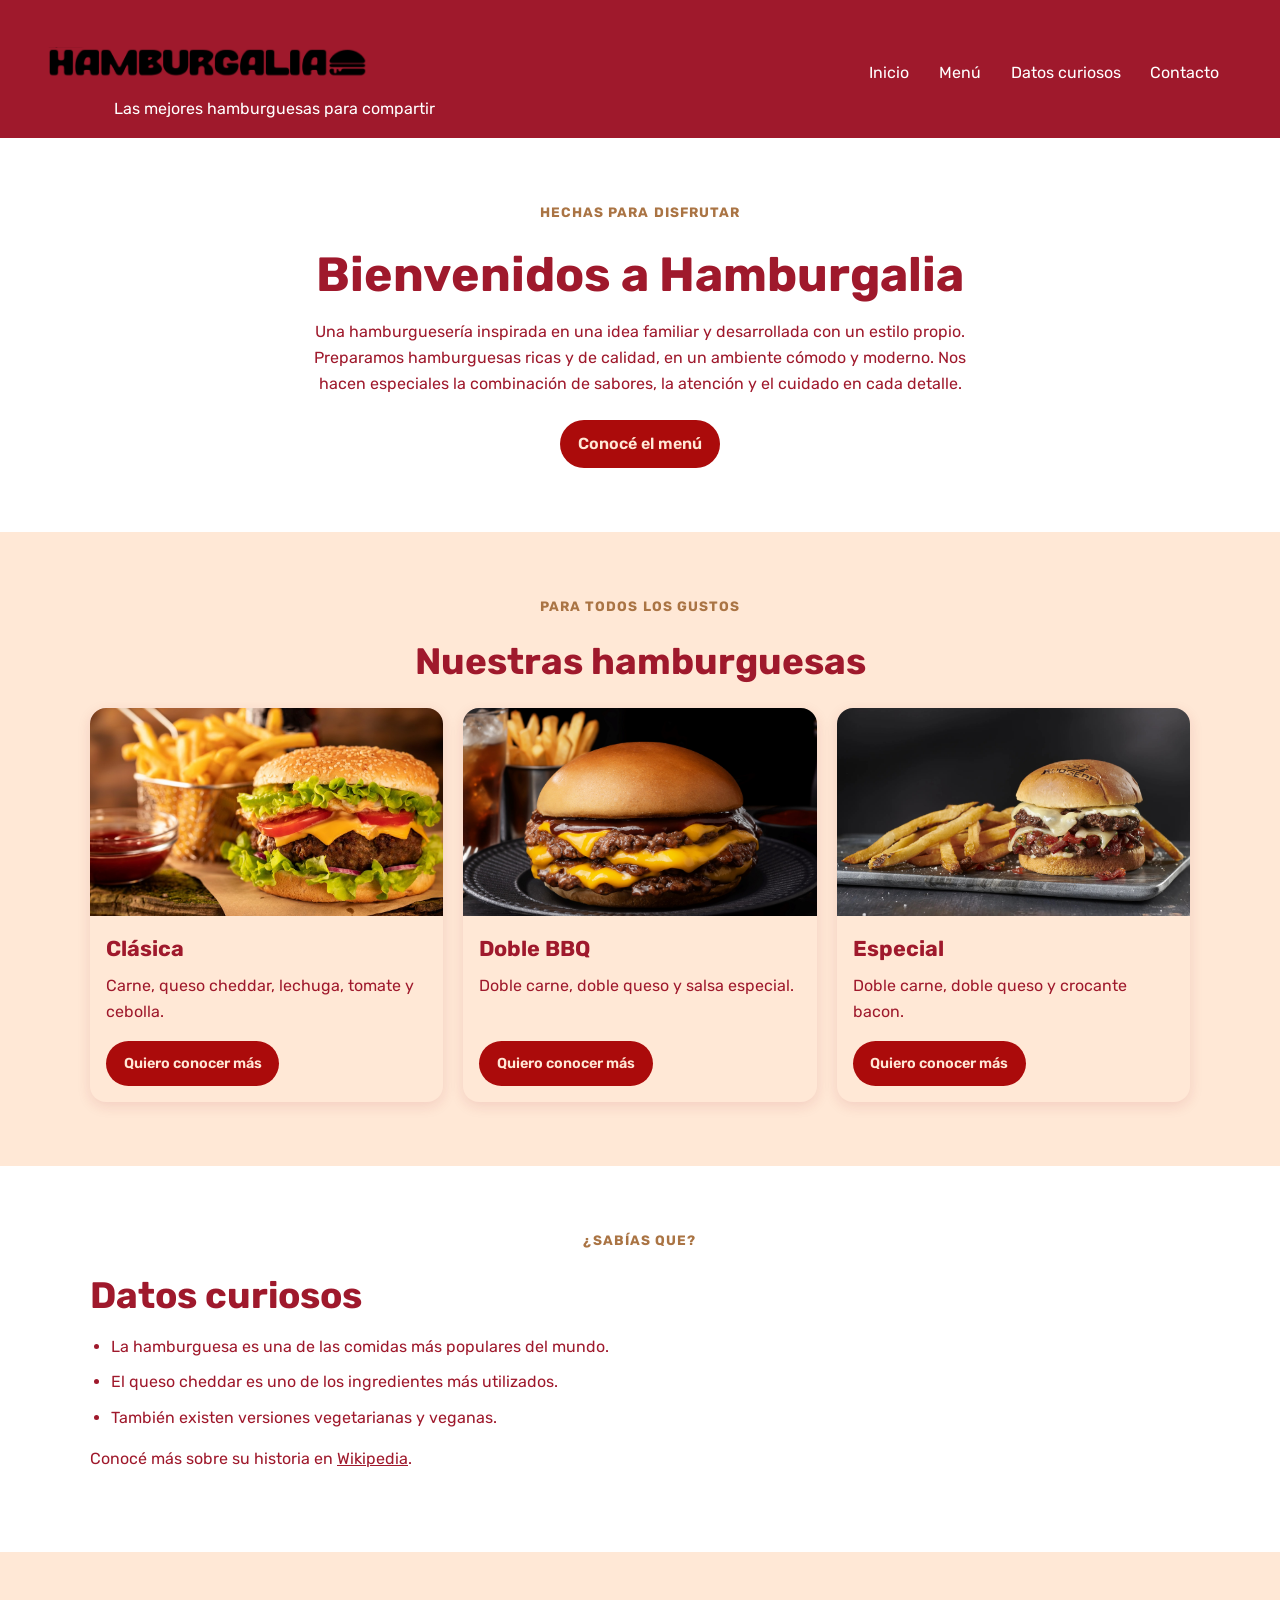
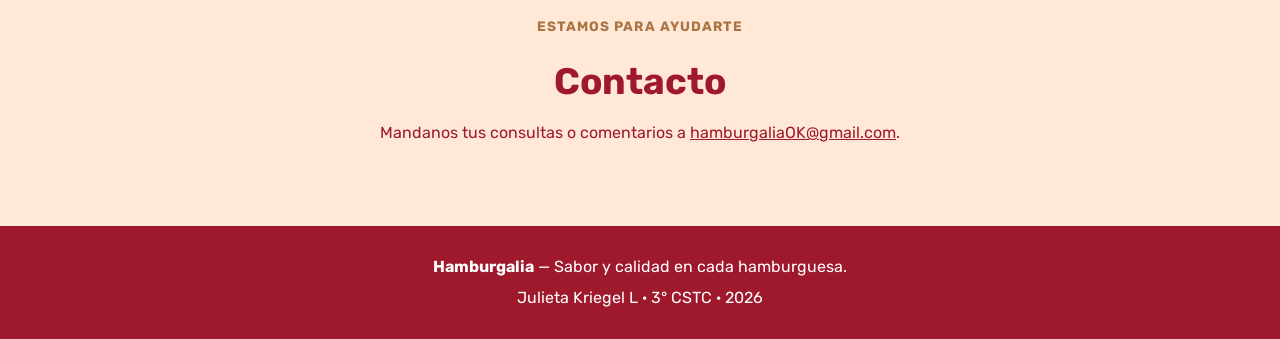
<file: index.html>
<!DOCTYPE html>
<html lang="es">
<head>
    <meta charset="UTF-8">
    <meta name="viewport" content="width=device-width, initial-scale=1.0">
    <meta name="description" content="Hamburgalia: hamburguesas ricas para compartir.">
    <title>Hamburgalia | Sabor para compartir</title>
    <link rel="preconnect" href="https://fonts.googleapis.com">
    <link rel="preconnect" href="https://fonts.gstatic.com" crossorigin>
    <link href="https://fonts.googleapis.com/css2?family=Rubik:wght@400;500;600;700&display=swap" rel="stylesheet">
    <link rel="stylesheet" href="styles.css">
</head>
<body>
    <header class="encabezado" id="inicio">
        <a class="marca" href="#inicio" aria-label="Hamburgalia, inicio">
            <img src="imagenes/LogoHam_transparente.png" alt="Logo de Hamburgalia">
        </a>
        <p class="eslogan">Las mejores hamburguesas para compartir</p>
        <nav class="navegacion" aria-label="Navegación principal">
            <ul>
                <li><a href="#inicio">Inicio</a></li>
                <li><a href="#menu">Menú</a></li>
                <li><a href="#datos-curiosos">Datos curiosos</a></li>
                <li><a href="#contacto">Contacto</a></li>
            </ul>
        </nav>
    </header>

    <main>
        <section class="bienvenida seccion" aria-labelledby="titulo-bienvenida">
            <p class="etiqueta">Hechas para disfrutar</p>
            <h1 id="titulo-bienvenida">Bienvenidos a Hamburgalia</h1>
            <p>Una hamburguesería inspirada en una idea familiar y desarrollada con un estilo propio. Preparamos hamburguesas ricas y de calidad, en un ambiente cómodo y moderno. Nos hacen especiales la combinación de sabores, la atención y el cuidado en cada detalle.</p>
            <a class="boton" href="#menu">Conocé el menú</a>
        </section>

        <section class="seccion menu" id="menu" aria-labelledby="titulo-menu">
            <p class="etiqueta">Para todos los gustos</p>
            <h2 id="titulo-menu">Nuestras hamburguesas</h2>
            <div class="tarjetas">
                <article class="tarjeta">
                    <img src="imagenes/HamClasica.jpg" alt="Hamburguesa clásica con queso, lechuga y tomate" loading="lazy">
                    <div class="tarjeta-contenido">
                        <h3>Clásica</h3>
                        <p>Carne, queso cheddar, lechuga, tomate y cebolla.</p>
                        <a class="enlace-boton" href="#contacto">Quiero conocer más</a>
                    </div>
                </article>
                <article class="tarjeta">
                    <img src="imagenes/HamDoble.jpg" alt="Hamburguesa doble con queso y salsa BBQ" loading="lazy">
                    <div class="tarjeta-contenido">
                        <h3>Doble BBQ</h3>
                        <p>Doble carne, doble queso y salsa especial.</p>
                        <a class="enlace-boton" href="#contacto">Quiero conocer más</a>
                    </div>
                </article>
                <article class="tarjeta">
                    <img src="imagenes/HamEspecial.jpg" alt="Hamburguesa especial con doble carne, queso y bacon" loading="lazy">
                    <div class="tarjeta-contenido">
                        <h3>Especial</h3>
                        <p>Doble carne, doble queso y crocante bacon.</p>
                        <a class="enlace-boton" href="#contacto">Quiero conocer más</a>
                    </div>
                </article>
            </div>
        </section>

        <section class="seccion curiosidades" id="datos-curiosos" aria-labelledby="titulo-datos">
            <p class="etiqueta">¿Sabías que?</p>
            <h2 id="titulo-datos">Datos curiosos</h2>
            <ul>
                <li>La hamburguesa es una de las comidas más populares del mundo.</li>
                <li>El queso cheddar es uno de los ingredientes más utilizados.</li>
                <li>También existen versiones vegetarianas y veganas.</li>
            </ul>
            <p>Conocé más sobre su historia en <a href="https://es.wikipedia.org/wiki/Hamburguesa" target="_blank" rel="noopener noreferrer">Wikipedia</a>.</p>
        </section>

        <section class="seccion contacto" id="contacto" aria-labelledby="titulo-contacto">
            <p class="etiqueta">Estamos para ayudarte</p>
            <h2 id="titulo-contacto">Contacto</h2>
            <p>Mandanos tus consultas o comentarios a <a href="https://mail.google.com/mail/?view=cm&amp;fs=1&amp;to=hamburgaliaOK%40gmail.com" target="_blank" rel="noopener noreferrer">hamburgaliaOK@gmail.com</a>.</p>
        </section>
    </main>

    <footer class="pie">
        <p><strong>Hamburgalia</strong> — Sabor y calidad en cada hamburguesa.</p>
        <p>Julieta Kriegel L · 3° CSTC · 2026</p>
    </footer>
</body>
</html>
</file>
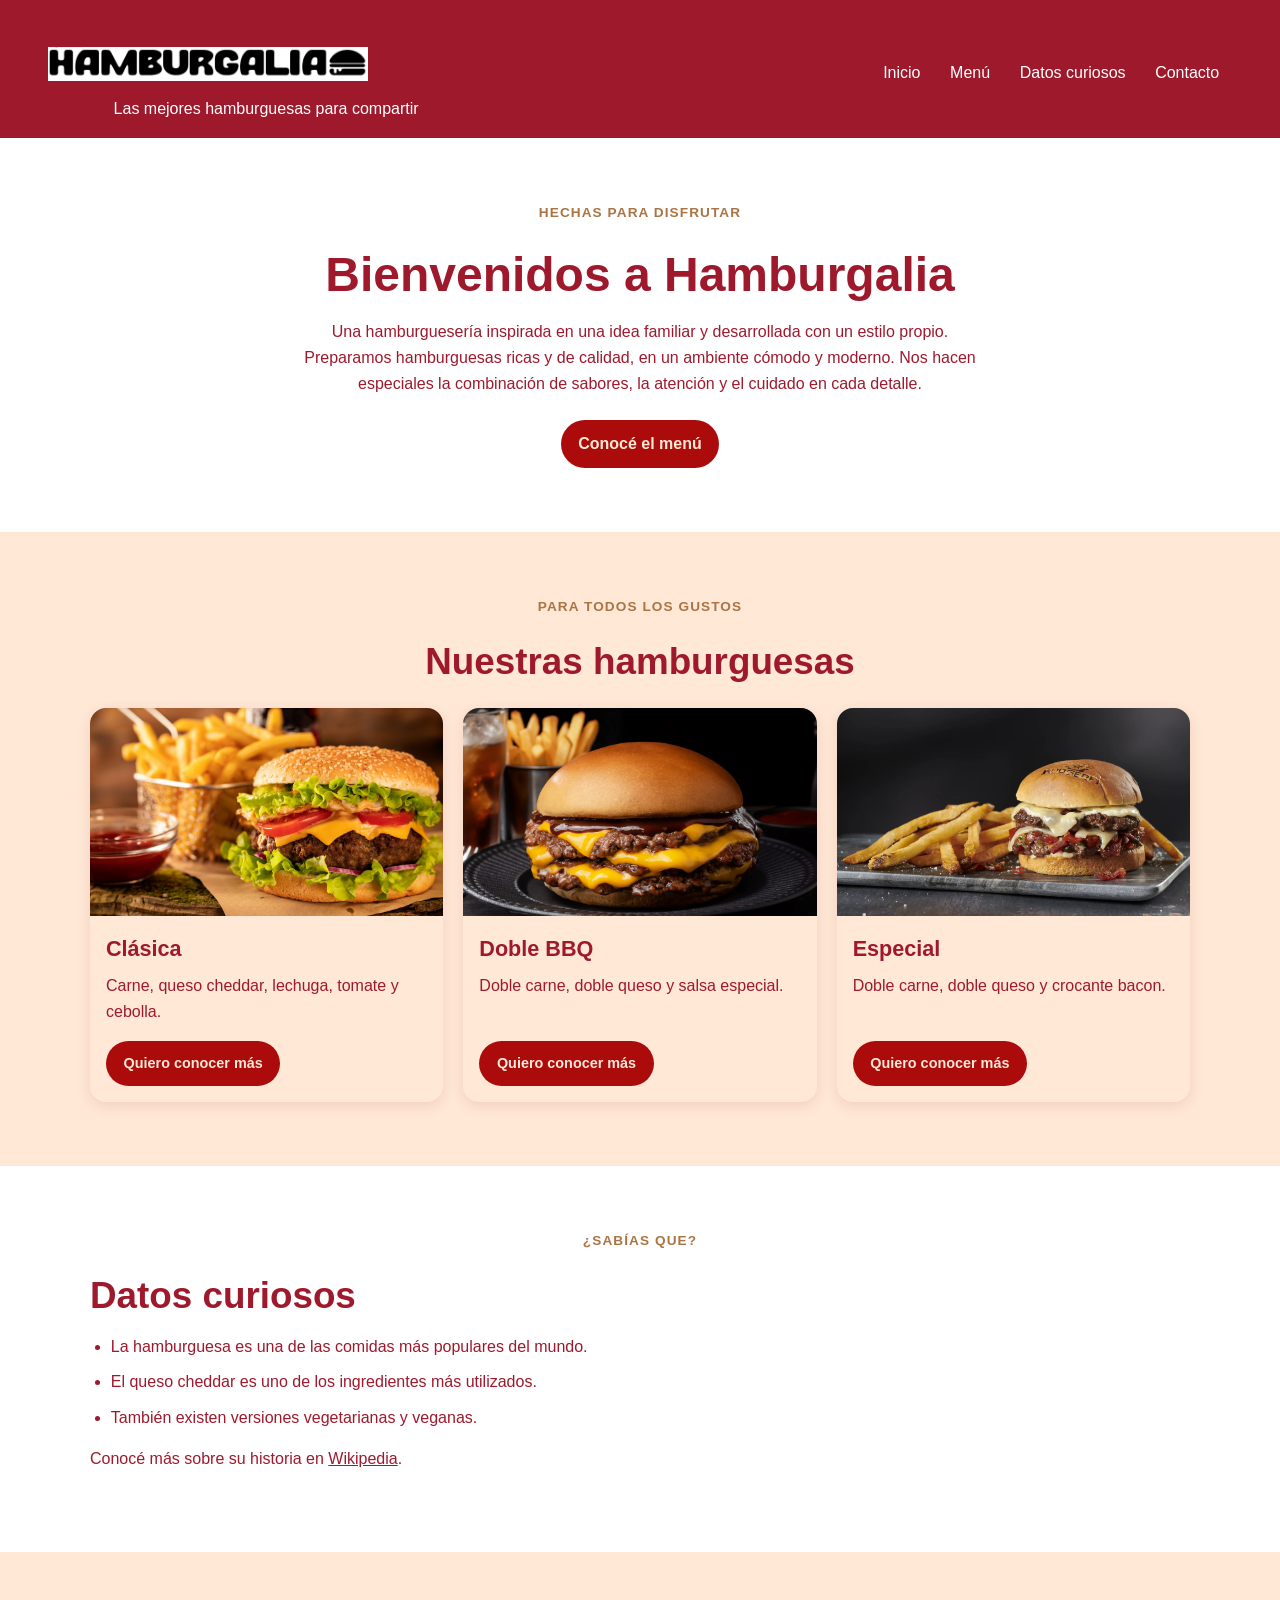
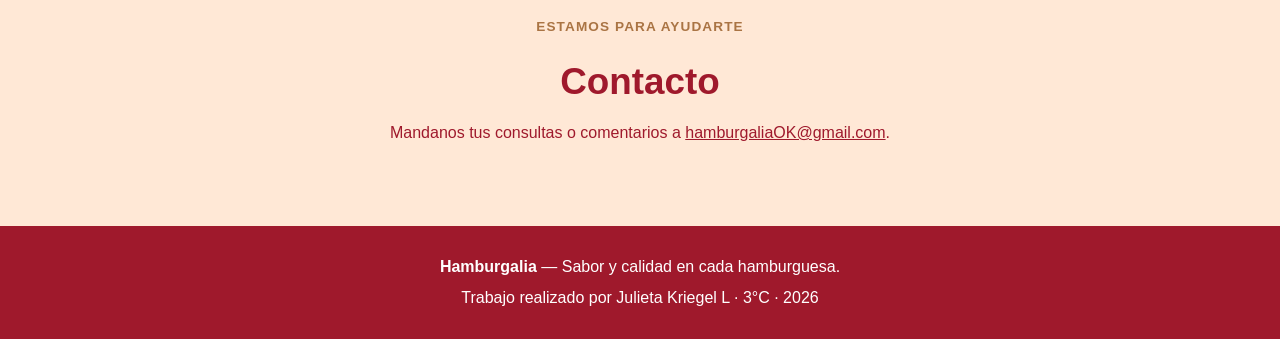
<file: Hamburgalia2.html>
<!DOCTYPE html>
<html lang="es">
<head>
    <meta charset="UTF-8">
    <meta name="viewport" content="width=device-width, initial-scale=1.0">
    <meta name="description" content="Hamburgalia: hamburguesas ricas para compartir.">
    <title>Hamburgalia | Sabor para compartir</title>
    <link rel="stylesheet" href="styles.css">
</head>
<body>
    <header class="encabezado" id="inicio">
        <a class="marca" href="#inicio" aria-label="Hamburgalia, inicio">
            <img src="LogoHam.png" alt="Logo de Hamburgalia">
        </a>
        <p class="eslogan">Las mejores hamburguesas para compartir</p>
        <nav class="navegacion" aria-label="Navegación principal">
            <ul>
                <li><a href="#inicio">Inicio</a></li>
                <li><a href="#menu">Menú</a></li>
                <li><a href="#datos-curiosos">Datos curiosos</a></li>
                <li><a href="#contacto">Contacto</a></li>
            </ul>
        </nav>
    </header>

    <main>
        <section class="bienvenida seccion" aria-labelledby="titulo-bienvenida">
            <p class="etiqueta">Hechas para disfrutar</p>
            <h1 id="titulo-bienvenida">Bienvenidos a Hamburgalia</h1>
            <p>Una hamburguesería inspirada en una idea familiar y desarrollada con un estilo propio. Preparamos hamburguesas ricas y de calidad, en un ambiente cómodo y moderno. Nos hacen especiales la combinación de sabores, la atención y el cuidado en cada detalle.</p>
            <a class="boton" href="#menu">Conocé el menú</a>
        </section>

        <section class="seccion menu" id="menu" aria-labelledby="titulo-menu">
            <p class="etiqueta">Para todos los gustos</p>
            <h2 id="titulo-menu">Nuestras hamburguesas</h2>
            <div class="tarjetas">
                <article class="tarjeta">
                    <img src="HamClasica.jpg" alt="Hamburguesa clásica con queso, lechuga y tomate" loading="lazy">
                    <div class="tarjeta-contenido">
                        <h3>Clásica</h3>
                        <p>Carne, queso cheddar, lechuga, tomate y cebolla.</p>
                        <a class="enlace-boton" href="#contacto">Quiero conocer más</a>
                    </div>
                </article>
                <article class="tarjeta">
                    <img src="HamDoble.jpg" alt="Hamburguesa doble con queso y salsa BBQ" loading="lazy">
                    <div class="tarjeta-contenido">
                        <h3>Doble BBQ</h3>
                        <p>Doble carne, doble queso y salsa especial.</p>
                        <a class="enlace-boton" href="#contacto">Quiero conocer más</a>
                    </div>
                </article>
                <article class="tarjeta">
                    <img src="HamEspecial.jpg" alt="Hamburguesa especial con doble carne, queso y bacon" loading="lazy">
                    <div class="tarjeta-contenido">
                        <h3>Especial</h3>
                        <p>Doble carne, doble queso y crocante bacon.</p>
                        <a class="enlace-boton" href="#contacto">Quiero conocer más</a>
                    </div>
                </article>
            </div>
        </section>

        <section class="seccion curiosidades" id="datos-curiosos" aria-labelledby="titulo-datos">
            <p class="etiqueta">¿Sabías que?</p>
            <h2 id="titulo-datos">Datos curiosos</h2>
            <ul>
                <li>La hamburguesa es una de las comidas más populares del mundo.</li>
                <li>El queso cheddar es uno de los ingredientes más utilizados.</li>
                <li>También existen versiones vegetarianas y veganas.</li>
            </ul>
            <p>Conocé más sobre su historia en <a href="https://es.wikipedia.org/wiki/Hamburguesa" target="_blank" rel="noopener noreferrer">Wikipedia</a>.</p>
        </section>

        <section class="seccion contacto" id="contacto" aria-labelledby="titulo-contacto">
            <p class="etiqueta">Estamos para ayudarte</p>
            <h2 id="titulo-contacto">Contacto</h2>
            <p>Mandanos tus consultas o comentarios a <a href="mailto:hamburgaliaOK@gmail.com">hamburgaliaOK@gmail.com</a>.</p>
        </section>
    </main>

    <footer class="pie">
        <p><strong>Hamburgalia</strong> — Sabor y calidad en cada hamburguesa.</p>
        <p>Trabajo realizado por Julieta Kriegel L · 3°C · 2026</p>
    </footer>
</body>
</html>
</file>
<file: styles.css>
:root {
    --crema: #FFE8D6;
    --rojo-oscuro: #9F192C;
    --rojo: #AB0B0B;
    --marron: #AA7444;
    --texto: #9F192C;
    --blanco: #ffffff;
    --fuente: "Rubik", Arial, sans-serif;
    --espacio: 1rem;
    --radio: 1rem;
}

* { box-sizing: border-box; }

html { scroll-behavior: smooth; }

body {
    margin: 0;
    background: var(--blanco);
    color: var(--texto);
    font-family: var(--fuente);
    line-height: 1.6;
}

img { display: block; max-width: 100%; }

a { color: var(--rojo-oscuro); }
a:hover { color: var(--rojo); }
a:focus-visible, .boton:focus-visible, .enlace-boton:focus-visible {
    outline: 3px solid var(--marron);
    outline-offset: 3px;
}

.encabezado {
    padding: 1.5rem var(--espacio) 1rem;
    background: var(--rojo-oscuro);
    color: var(--blanco);
    text-align: center;
}

.marca {
    display: inline-flex;
    align-items: center;
    justify-content: center;
    gap: .6rem;
    color: var(--blanco);
    font-size: 1.8rem;
    font-weight: 800;
    text-decoration: none;
}

.marca img { width: 20rem; height: 5rem; object-fit: contain; }
.eslogan { margin: .2rem 0 1rem; }

.navegacion ul {
    display: flex;
    flex-direction: column;
    gap: .25rem;
    margin: 0;
    padding: 0;
    list-style: none;
}

.navegacion a {
    display: block;
    padding: .55rem .8rem;
    border-radius: 2rem;
    color: var(--blanco);
    text-decoration: none;
    transition: background-color .2s, transform .2s;
}

.navegacion a:hover { background: var(--rojo); transform: translateY(-2px); }

.seccion { padding: 3rem var(--espacio); }
.seccion h1, .seccion h2 { margin: 0 0 1rem; color: var(--rojo-oscuro); line-height: 1.2; }
.seccion h1 { font-size: clamp(2rem, 8vw, 3rem); }
.seccion h2 { font-size: clamp(1.7rem, 6vw, 2.3rem); }
.seccion p { max-width: 42rem; }

.bienvenida { text-align: center; }
.bienvenida > p:not(.etiqueta) { margin: 0 auto 1.5rem; }
.etiqueta { text-align: center; margin: 0 auto 1.4rem; color: var(--marron); font-size: .85rem; font-weight: 700; letter-spacing: .08em; text-transform: uppercase; }

.boton, .enlace-boton {
    display: inline-block;
    padding: .7rem 1.1rem;
    border-radius: 2rem;
    background: var(--rojo);
    color: var(--crema);
    font-weight: 600;
    text-decoration: none;
    transition: background-color .2s, transform .2s;
}

.boton:hover, .enlace-boton:hover { background: var(--rojo-oscuro); color: var(--crema); transform: translateY(-2px); }

.menu { background: var(--crema); text-align: center; }
.menu > .etiqueta { margin-top: 0; }
.tarjetas { display: grid; grid-template-columns: 1fr; gap: 1.25rem; margin-top: 1.5rem; text-align: left; }
.tarjeta { overflow: hidden; border-radius: var(--radio); background: var(--crema); box-shadow: 0 4px 14px rgb(159 25 44 / 12%); }
.tarjeta img { width: 100%; height: 13rem; object-fit: cover; }
.tarjeta-contenido { padding: 1rem; }
.tarjeta h3 { margin: 0 0 .4rem; color: var(--rojo-oscuro); font-size: 1.35rem; }
.tarjeta p { min-height: 3.2rem; margin: 0 0 1rem; }
.enlace-boton { font-size: .9rem; }

.curiosidades { background: var(--blanco); }
.curiosidades ul { padding-left: 1.3rem; }
.curiosidades li { margin-bottom: .6rem; }
.contacto { text-align: center; background: var(--crema);}
.contacto p { margin-right: auto; margin-left: auto; }
.pie { padding: 1.5rem var(--espacio); background: var(--rojo-oscuro); color: var(--blanco); text-align: center; }
.pie p { margin: .3rem 0; }

/* En tabletas, las tarjetas se acomodan en dos columnas. */
@media (min-width: 600px) {
    :root { --espacio: 2rem; }
    .navegacion ul { flex-direction: row; justify-content: center; flex-wrap: wrap; }
    .tarjetas { grid-template-columns: repeat(2, minmax(0, 1fr)); }
    .seccion { padding-top: 4rem; padding-bottom: 4rem; }
}

/* En computadoras, el menú queda horizontal y entran tres tarjetas por fila. */
@media (min-width: 900px) {
    :root { --espacio: 3rem; }
    .encabezado { display: grid; grid-template-columns: 1fr auto; align-items: center; text-align: left; }
    .marca { justify-content: flex-start; }
    .eslogan { grid-column: 1; margin: -.5rem 0 0 4.1rem; }
    .navegacion { grid-column: 2; grid-row: 1 / span 2; }
    .navegacion ul { justify-content: flex-end; }
    .tarjetas { grid-template-columns: repeat(3, minmax(0, 1fr)); max-width: 1100px; margin-right: auto; margin-left: auto; }
    .seccion { padding-right: max(var(--espacio), calc((100% - 1100px) / 2)); padding-left: max(var(--espacio), calc((100% - 1100px) / 2)); }
}
</file>
